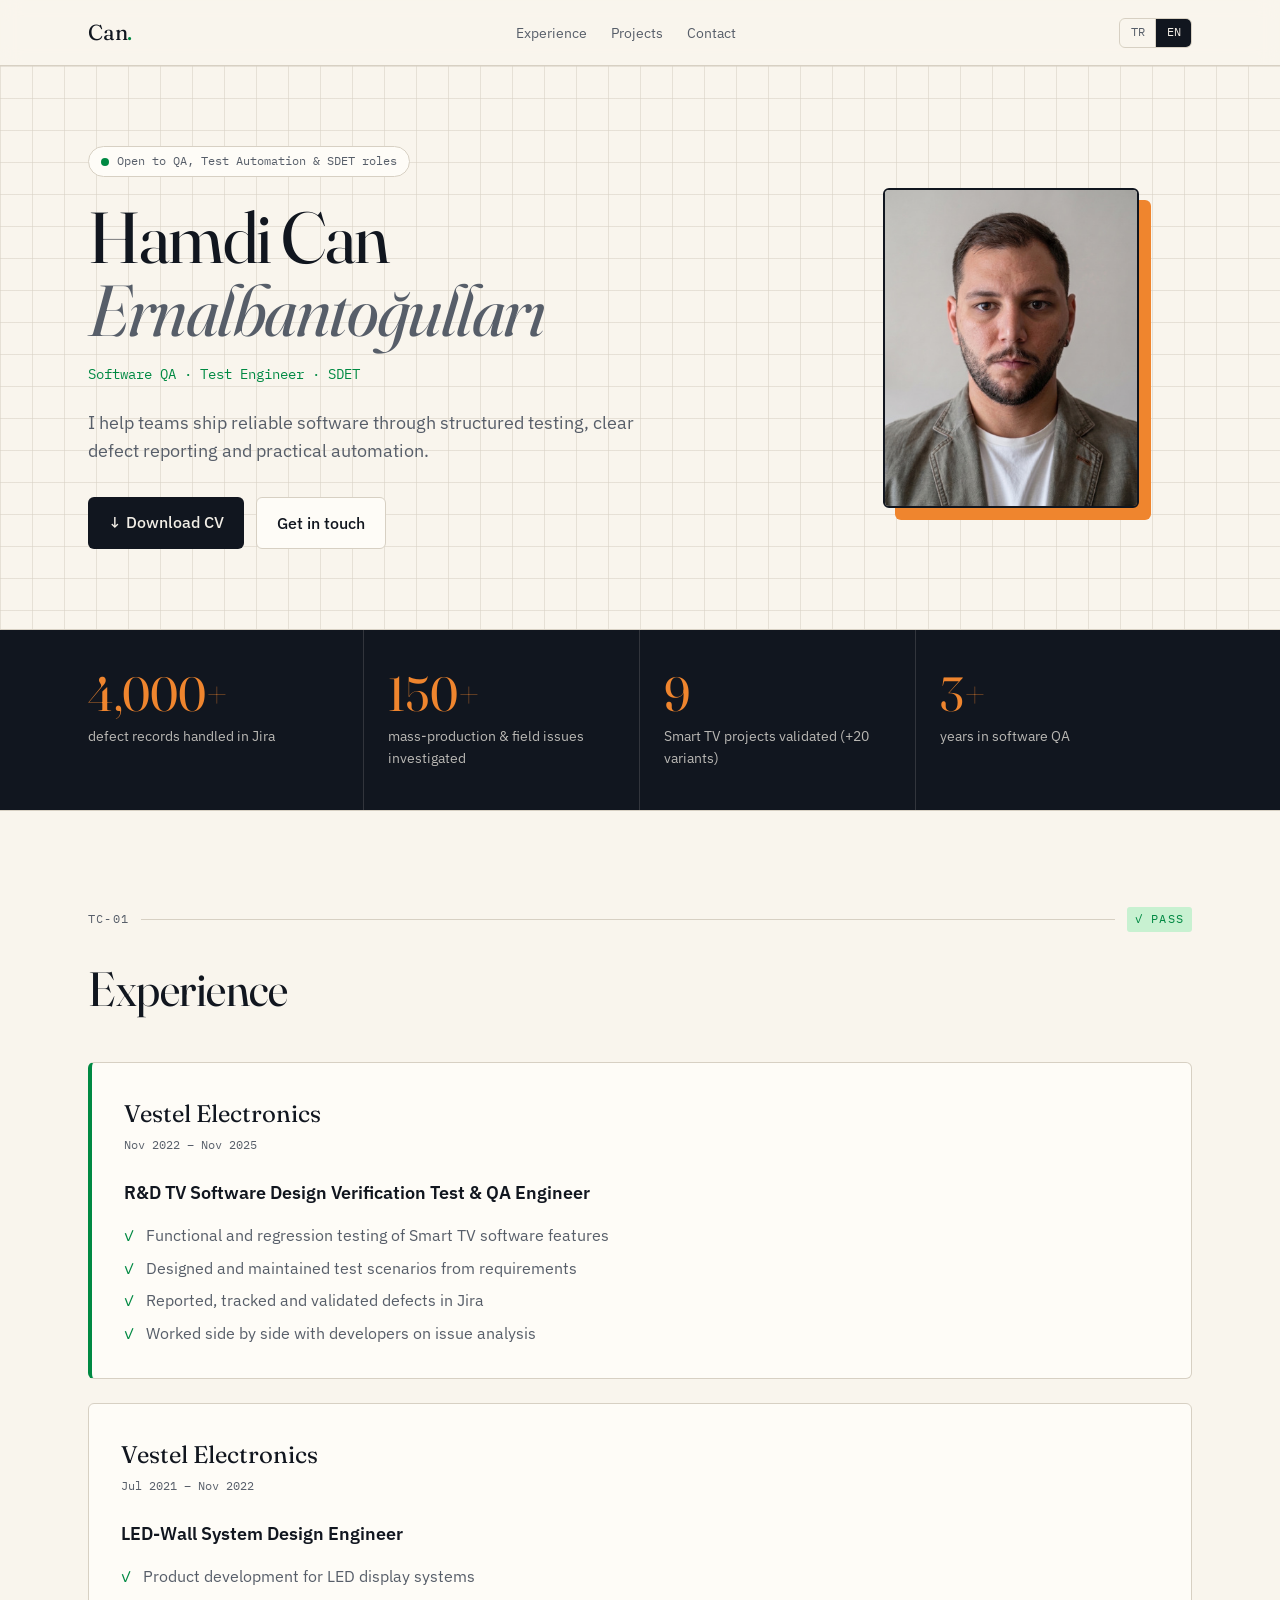
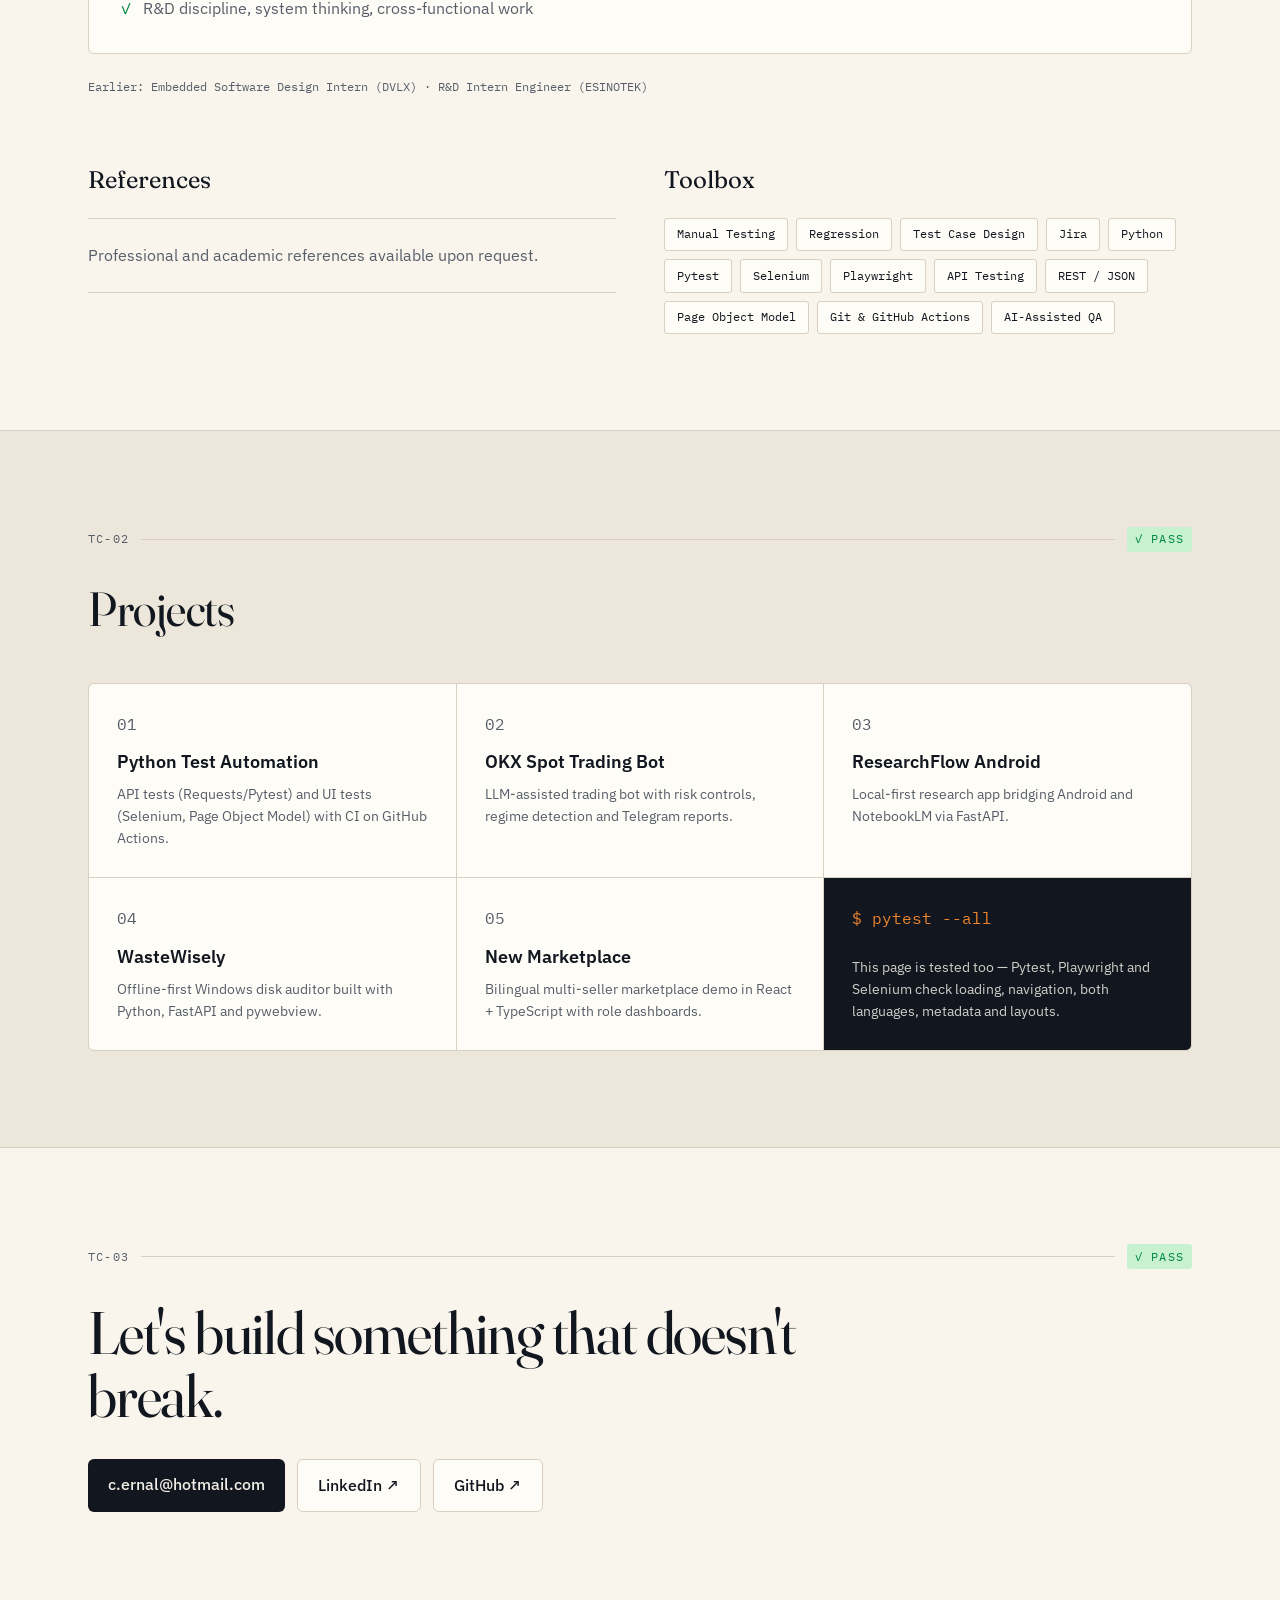
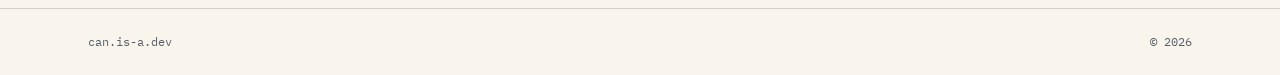
<file: index.html>
<!doctype html>
<html lang="en" data-language="en">
<head>
  <meta charset="utf-8">
  <meta name="viewport" content="width=device-width, initial-scale=1">
  <title data-i18n="title">Hamdi Can Ernalbantoğulları — QA Engineer &amp; SDET</title>
  <meta name="description" data-i18n-content="metaDesc" content="QA Engineer with 3+ years of Smart TV software testing at Vestel. Manual, regression and test automation with Python, Selenium, Pytest and Playwright.">
  <meta name="author" content="Hamdi Can Ernalbantoğulları">
  <meta property="og:title" data-i18n-content="ogTitle" content="Hamdi Can Ernalbantoğulları — QA Engineer &amp; SDET">
  <meta property="og:description" data-i18n-content="ogDesc" content="QA Engineer with 3+ years of Smart TV QA at Vestel. Test automation with Python, Selenium, Pytest, Playwright.">
  <meta property="og:url" content="https://can.is-a.dev/">
  <meta property="og:type" content="profile">
  <meta property="og:image" content="https://can.is-a.dev/assets/can.png">
  <meta name="twitter:card" content="summary_large_image">
  <meta name="twitter:image" content="https://can.is-a.dev/assets/can.png">
  <link rel="canonical" href="https://can.is-a.dev/">
  <link rel="alternate" hreflang="en" href="https://can.is-a.dev/">
  <link rel="alternate" hreflang="tr" href="https://can.is-a.dev/tr">
  <link rel="alternate" hreflang="x-default" href="https://can.is-a.dev/">
  <meta property="og:locale" content="en_US">
  <meta property="og:locale:alternate" content="tr_TR">
  <meta property="og:site_name" content="Hamdi Can Ernalbantoğulları">
  <meta name="robots" content="index, follow, max-image-preview:large">
  <script type="application/ld+json">{"@context": "https://schema.org", "@type": "Person", "name": "Hamdi Can Ernalbantoğulları", "url": "https://can.is-a.dev/", "image": "https://can.is-a.dev/assets/can.png", "email": "mailto:c.ernal@hotmail.com", "jobTitle": "QA Engineer & SDET", "alumniOf": {"@type": "Organization", "name": "Vestel"}, "address": {"@type": "PostalAddress", "addressCountry": "TR"}, "knowsAbout": ["Software Testing", "Test Automation", "Python", "Selenium", "Pytest", "Playwright", "Jira", "Smart TV QA"], "knowsLanguage": ["tr", "en"], "sameAs": ["https://www.linkedin.com/in/hamdi-can-ernalbanto%C4%9Fullar%C4%B1/", "https://github.com/Caliquende"]}</script>
  <link rel="icon" type="image/svg+xml" href="favicon.svg">
  <link rel="preconnect" href="https://fonts.googleapis.com">
  <link rel="preconnect" href="https://fonts.gstatic.com" crossorigin>
  <link href="https://fonts.googleapis.com/css2?family=Fraunces:ital,opsz,wght@0,9..144,400;0,9..144,600;1,9..144,400&family=IBM+Plex+Mono:wght@400;500&family=IBM+Plex+Sans:wght@400;500;600&display=swap" rel="stylesheet">
  <link rel="stylesheet" href="style.css">
</head>
<body>
  <a class="skip-link" href="#main" data-i18n="skip" data-i18n-aria="skip">Skip to content</a>

  <header class="site-header">
    <nav class="wrap nav" aria-label="Primary navigation" data-i18n-aria="navLabel">
      <a class="logo" href="#about">Can<span class="pass">.</span></a>
      <div class="nav-links">
        <a href="#experience" data-i18n="navExperience">Experience</a>
        <a href="#projects" data-i18n="navProjects">Projects</a>
        <a href="#contact" data-i18n="navContact">Contact</a>
      </div>
      <div class="lang-switch" role="group" aria-label="Language selection" data-i18n-aria="langLabel">
        <button type="button" data-language-button="tr" data-lang="tr" aria-pressed="false">TR</button>
        <button type="button" data-language-button="en" data-lang="en" aria-pressed="true">EN</button>
      </div>
    </nav>
  </header>

  <main id="main">
    <section id="about" class="hero paper-grid">
      <div class="wrap hero-grid">
        <div class="rise">
          <p class="badge">
            <span class="dot" aria-hidden="true"></span>
            <span data-i18n="open">Open to QA, Test Automation &amp; SDET roles</span>
          </p>
          <h1 class="name">Hamdi Can<br><em>Ernalbantoğulları</em></h1>
          <p class="role mono pass" data-i18n="role">Software QA · Test Engineer · SDET</p>
          <p class="pitch" data-i18n="pitch">I help teams ship reliable software through structured testing, clear defect reporting and practical automation.</p>
          <div class="actions">
            <a class="btn btn-primary" href="assets/cv.pdf" download="Hamdi Can Ernalbantogullari CV.pdf">↓ <span data-i18n="cv">Download CV</span></a>
            <a class="btn btn-ghost" href="#contact" data-i18n="contact">Get in touch</a>
          </div>
        </div>
        <figure class="portrait rise rise-late">
          <div class="portrait-shadow" aria-hidden="true"></div>
          <img src="assets/can.png" alt="Hamdi Can Ernalbantoğulları" width="359" height="478">
        </figure>
      </div>
    </section>

    <section class="stats">
      <div class="wrap stats-grid">
        <div class="stat">
          <div class="stat-num display" data-i18n="stat1n">4,000+</div>
          <div class="stat-label" data-i18n="stat1d">defect records handled in Jira</div>
        </div>
        <div class="stat">
          <div class="stat-num display" data-i18n="stat2n">150+</div>
          <div class="stat-label" data-i18n="stat2d">mass-production &amp; field issues investigated</div>
        </div>
        <div class="stat">
          <div class="stat-num display" data-i18n="stat3n">9</div>
          <div class="stat-label" data-i18n="stat3d">Smart TV projects validated (+20 variants)</div>
        </div>
        <div class="stat stat-last">
          <div class="stat-num display" data-i18n="stat4n">3+</div>
          <div class="stat-label" data-i18n="stat4d">years in software QA</div>
        </div>
      </div>
    </section>

    <section id="experience" class="section">
      <div class="wrap">
        <p class="label">
          <span class="mono">TC-01</span>
          <span class="rule" aria-hidden="true"></span>
          <span class="chip pass-bg mono">✓ pass</span>
          <span class="sr-only" data-i18n="expTitle">Experience</span>
        </p>
        <h2 class="h2" data-i18n="expTitle">Experience</h2>

        <div class="jobs">
          <article class="job job-featured">
            <div class="job-head">
              <div class="org display" data-i18n="exp1org">Vestel Electronics</div>
              <div class="date mono" data-i18n="exp1date">Nov 2022 – Nov 2025</div>
            </div>
            <div class="job-body">
              <h3 class="job-role" data-i18n="exp1role">R&amp;D TV Software Design Verification Test &amp; QA Engineer</h3>
              <ul class="bullets">
                <li><span class="tick mono" aria-hidden="true">✓</span><span data-i18n="exp1i1">Functional and regression testing of Smart TV software features</span></li>
                <li><span class="tick mono" aria-hidden="true">✓</span><span data-i18n="exp1i2">Designed and maintained test scenarios from requirements</span></li>
                <li><span class="tick mono" aria-hidden="true">✓</span><span data-i18n="exp1i3">Reported, tracked and validated defects in Jira</span></li>
                <li><span class="tick mono" aria-hidden="true">✓</span><span data-i18n="exp1i4">Worked side by side with developers on issue analysis</span></li>
              </ul>
            </div>
          </article>

          <article class="job">
            <div class="job-head">
              <div class="org display" data-i18n="exp2org">Vestel Electronics</div>
              <div class="date mono" data-i18n="exp2date">Jul 2021 – Nov 2022</div>
            </div>
            <div class="job-body">
              <h3 class="job-role" data-i18n="exp2role">LED-Wall System Design Engineer</h3>
              <ul class="bullets">
                <li><span class="tick mono" aria-hidden="true">✓</span><span data-i18n="exp2i1">Product development for LED display systems</span></li>
                <li><span class="tick mono" aria-hidden="true">✓</span><span data-i18n="exp2i2">R&amp;D discipline, system thinking, cross-functional work</span></li>
              </ul>
            </div>
          </article>
        </div>

        <p class="earlier mono" data-i18n="earlier">Earlier: Embedded Software Design Intern (DVLX) · R&amp;D Intern Engineer (ESINOTEK)</p>

        <div class="two-col">
          <div>
            <h3 class="h3" data-i18n="refs">References</h3>
            <p class="ref-note" data-i18n="refNote">Professional and academic references available upon request.</p>
          </div>
          <div id="skills">
            <h3 class="h3" data-i18n="skillsTitle">Toolbox</h3>
            <ul class="chips">
              <li class="chip mono">Manual Testing</li>
              <li class="chip mono">Regression</li>
              <li class="chip mono">Test Case Design</li>
              <li class="chip mono">Jira</li>
              <li class="chip mono">Python</li>
              <li class="chip mono">Pytest</li>
              <li class="chip mono">Selenium</li>
              <li class="chip mono">Playwright</li>
              <li class="chip mono">API Testing</li>
              <li class="chip mono">REST / JSON</li>
              <li class="chip mono">Page Object Model</li>
              <li class="chip mono">Git &amp; GitHub Actions</li>
              <li class="chip mono">AI-Assisted QA</li>
            </ul>
          </div>
        </div>
      </div>
    </section>

    <section id="projects" class="section section-alt">
      <div class="wrap">
        <p class="label">
          <span class="mono">TC-02</span>
          <span class="rule" aria-hidden="true"></span>
          <span class="chip pass-bg mono">✓ pass</span>
          <span class="sr-only" data-i18n="projTitle">Projects</span>
        </p>
        <h2 class="h2" data-i18n="projTitle">Projects</h2>

        <div class="proj-grid">
          <article class="proj">
            <div class="mono muted">01</div>
            <h3 class="proj-name">Python Test Automation</h3>
            <p class="proj-desc" data-i18n="proj1d">API tests (Requests/Pytest) and UI tests (Selenium, Page Object Model) with CI on GitHub Actions.</p>
          </article>
          <article class="proj">
            <div class="mono muted">02</div>
            <h3 class="proj-name">OKX Spot Trading Bot</h3>
            <p class="proj-desc" data-i18n="proj2d">LLM-assisted trading bot with risk controls, regime detection and Telegram reports.</p>
          </article>
          <article class="proj">
            <div class="mono muted">03</div>
            <h3 class="proj-name">ResearchFlow Android</h3>
            <p class="proj-desc" data-i18n="proj3d">Local-first research app bridging Android and NotebookLM via FastAPI.</p>
          </article>
          <article class="proj">
            <div class="mono muted">04</div>
            <h3 class="proj-name">WasteWisely</h3>
            <p class="proj-desc" data-i18n="proj4d">Offline-first Windows disk auditor built with Python, FastAPI and pywebview.</p>
          </article>
          <article class="proj">
            <div class="mono muted">05</div>
            <h3 class="proj-name">New Marketplace</h3>
            <p class="proj-desc" data-i18n="proj5d">Bilingual multi-seller marketplace demo in React + TypeScript with role dashboards.</p>
          </article>
          <article class="proj proj-dark">
            <div class="mono accent">$ pytest --all</div>
            <p class="proj-desc" data-i18n="qa">This page is tested too — Pytest, Playwright and Selenium check loading, navigation, both languages, metadata and layouts.</p>
          </article>
        </div>
      </div>
    </section>

    <section id="contact" class="section">
      <div class="wrap">
        <p class="label">
          <span class="mono">TC-03</span>
          <span class="rule" aria-hidden="true"></span>
          <span class="chip pass-bg mono">✓ pass</span>
          <span class="sr-only" data-i18n="contactLabel">contact</span>
        </p>
        <h2 class="cta display" data-i18n="ctaTitle">Let's build something that doesn't break.</h2>
        <div class="actions">
          <a class="btn btn-primary" href="mailto:c.ernal@hotmail.com" aria-label="Email" data-i18n-aria="emailLabel">c.ernal@hotmail.com</a>
          <a class="btn btn-ghost" href="https://www.linkedin.com/in/hamdi-can-ernalbanto%C4%9Fullar%C4%B1/" target="_blank" rel="noreferrer">LinkedIn ↗</a>
          <a class="btn btn-ghost" href="https://github.com/Caliquende" target="_blank" rel="noreferrer">GitHub ↗</a>
        </div>
      </div>
    </section>
  </main>

  <footer class="site-footer">
    <div class="wrap footer-row mono muted">
      <span>can.is-a.dev</span>
      <span>© 2026</span>
    </div>
  </footer>

  <script src="script.js"></script>
</body>
</html>
</file>
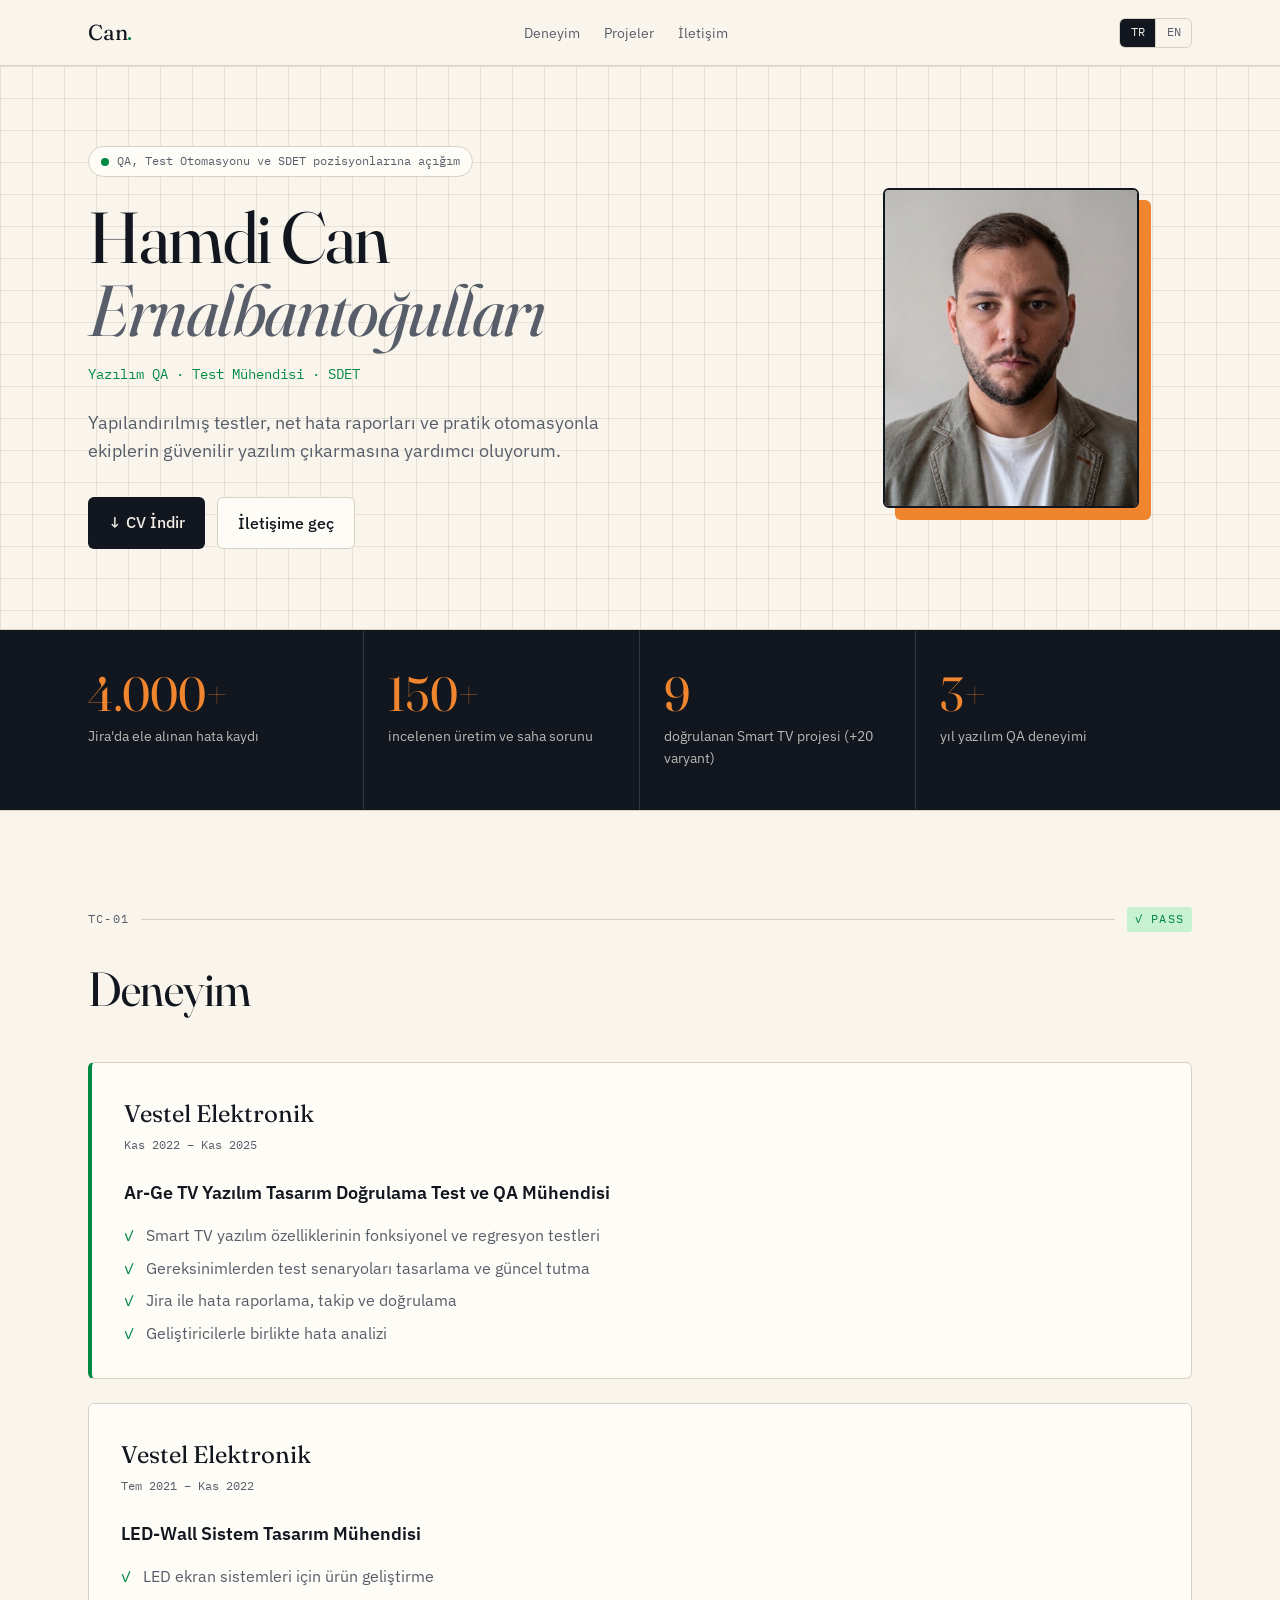
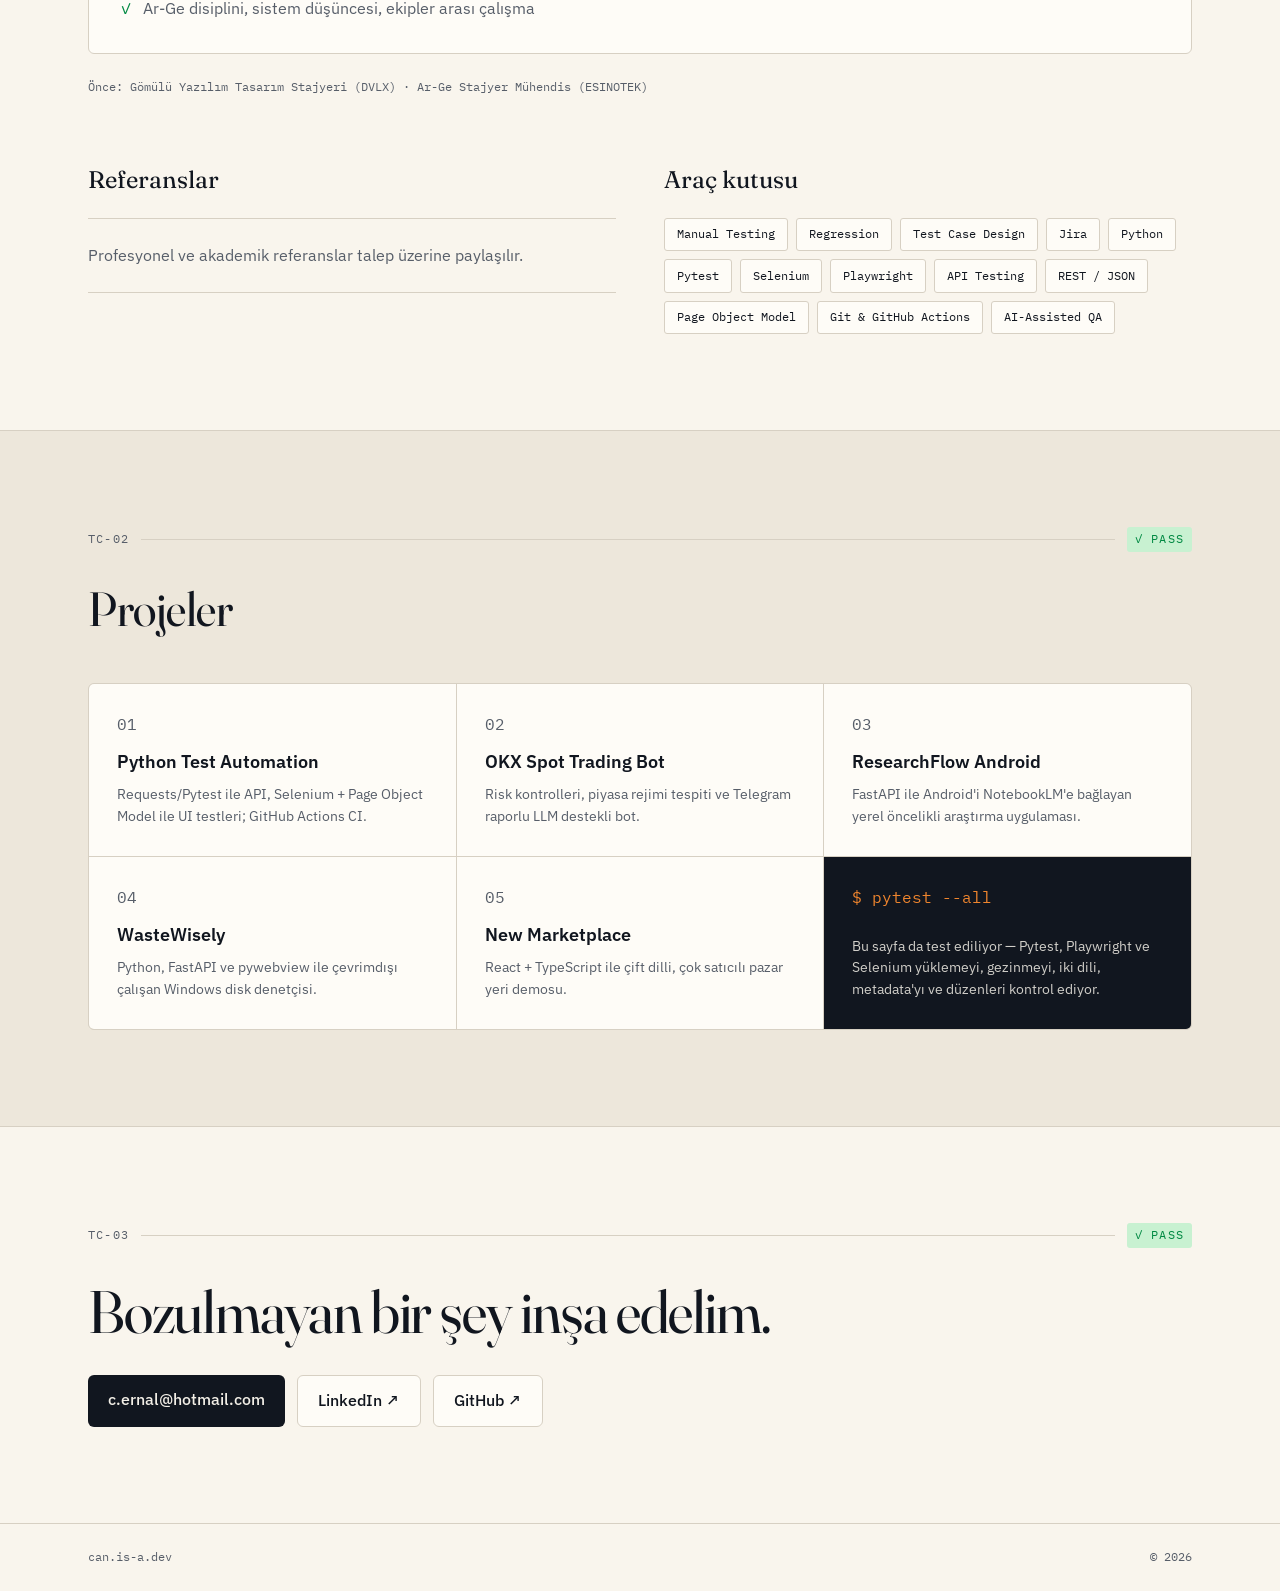
<file: tr/index.html>
<!doctype html>
<html lang="tr" data-language="tr"><head>
  <meta charset="utf-8">
  <meta name="viewport" content="width=device-width, initial-scale=1">
  <title data-i18n="title">Hamdi Can Ernalbantoğulları — QA Mühendisi &amp; SDET | Yazılım Testi ve Test Otomasyonu</title>
  <meta name="description" data-i18n-content="metaDesc" content="Vestel'de 3+ yıl Smart TV yazılım testi deneyimine sahip QA Mühendisi ve SDET (yazılım test mühendisi). Python, Selenium, Pytest ve Playwright ile manuel, regresyon ve test otomasyonu. Türkiye.">
  <meta name="author" content="Hamdi Can Ernalbantoğulları">
  <meta property="og:title" data-i18n-content="ogTitle" content="Hamdi Can Ernalbantoğulları — QA Mühendisi &amp; SDET">
  <meta property="og:description" data-i18n-content="ogDesc" content="Vestel'de 3+ yıl Smart TV QA deneyimine sahip QA Mühendisi. Python, Selenium, Pytest ve Playwright ile test otomasyonu.">
  <meta property="og:url" content="https://can.is-a.dev/tr/">
  <meta property="og:type" content="profile">
  <meta property="og:image" content="https://can.is-a.dev/assets/can.png">
  <meta name="twitter:card" content="summary_large_image">
  <meta name="twitter:image" content="https://can.is-a.dev/assets/can.png">
  <link rel="canonical" href="https://can.is-a.dev/tr/">
  <link rel="alternate" hreflang="en" href="https://can.is-a.dev/">
  <link rel="alternate" hreflang="tr" href="https://can.is-a.dev/tr/">
  <link rel="alternate" hreflang="x-default" href="https://can.is-a.dev/">
  <meta property="og:locale" content="tr_TR">
  <meta property="og:locale:alternate" content="en_US">
  <meta property="og:site_name" content="Hamdi Can Ernalbantoğulları">
  <meta name="robots" content="index, follow, max-image-preview:large">
  <script type="application/ld+json">{"@context": "https://schema.org", "@type": "Person", "name": "Hamdi Can Ernalbantoğulları", "url": "https://can.is-a.dev/tr/", "image": "https://can.is-a.dev/assets/can.png", "email": "mailto:c.ernal@hotmail.com", "jobTitle": "QA Mühendisi & SDET", "alumniOf": {"@type": "Organization", "name": "Vestel"}, "address": {"@type": "PostalAddress", "addressCountry": "TR"}, "knowsAbout": ["Yazılım Testi", "Test Otomasyonu", "Regresyon Testi", "Python", "Selenium", "Pytest", "Playwright", "Jira", "Smart TV Test"], "knowsLanguage": ["tr", "en"], "sameAs": ["https://www.linkedin.com/in/hamdi-can-ernalbanto%C4%9Fullar%C4%B1/", "https://github.com/Caliquende"]}</script>
  <link rel="icon" type="image/svg+xml" href="../favicon.svg">
  <link rel="preconnect" href="https://fonts.googleapis.com">
  <link rel="preconnect" href="https://fonts.gstatic.com" crossorigin="">
  <link href="https://fonts.googleapis.com/css2?family=Fraunces:ital,opsz,wght@0,9..144,400;0,9..144,600;1,9..144,400&amp;family=IBM+Plex+Mono:wght@400;500&amp;family=IBM+Plex+Sans:wght@400;500;600&amp;display=swap" rel="stylesheet">
  <link rel="stylesheet" href="../style.css">
</head>
<body>
  <a class="skip-link" href="#main" data-i18n="skip" data-i18n-aria="skip" aria-label="İçeriğe geç">İçeriğe geç</a>

  <header class="site-header">
    <nav class="wrap nav" aria-label="Birincil navigasyon" data-i18n-aria="navLabel">
      <a class="logo" href="#about">Can<span class="pass">.</span></a>
      <div class="nav-links">
        <a href="#experience" data-i18n="navExperience">Deneyim</a>
        <a href="#projects" data-i18n="navProjects">Projeler</a>
        <a href="#contact" data-i18n="navContact">İletişim</a>
      </div>
      <div class="lang-switch" role="group" aria-label="Dil seçimi" data-i18n-aria="langLabel">
        <button type="button" data-language-button="tr" data-lang="tr" aria-pressed="true">TR</button>
        <button type="button" data-language-button="en" data-lang="en" aria-pressed="false">EN</button>
      </div>
    </nav>
  </header>

  <main id="main">
    <section id="about" class="hero paper-grid">
      <div class="wrap hero-grid">
        <div class="rise">
          <p class="badge">
            <span class="dot" aria-hidden="true"></span>
            <span data-i18n="open">QA, Test Otomasyonu ve SDET pozisyonlarına açığım</span>
          </p>
          <h1 class="name">Hamdi Can<br><em>Ernalbantoğulları</em></h1>
          <p class="role mono pass" data-i18n="role">Yazılım QA · Test Mühendisi · SDET</p>
          <p class="pitch" data-i18n="pitch">Yapılandırılmış testler, net hata raporları ve pratik otomasyonla ekiplerin güvenilir yazılım çıkarmasına yardımcı oluyorum.</p>
          <div class="actions">
            <a class="btn btn-primary" href="../assets/cv.pdf" download="Hamdi Can Ernalbantogullari CV.pdf">↓ <span data-i18n="cv">CV İndir</span></a>
            <a class="btn btn-ghost" href="#contact" data-i18n="contact">İletişime geç</a>
          </div>
        </div>
        <figure class="portrait rise rise-late">
          <div class="portrait-shadow" aria-hidden="true"></div>
          <img src="../assets/can.png" alt="Hamdi Can Ernalbantoğulları — QA Mühendisi" width="359" height="478">
        </figure>
      </div>
    </section>

    <section class="stats">
      <div class="wrap stats-grid">
        <div class="stat">
          <div class="stat-num display" data-i18n="stat1n">4.000+</div>
          <div class="stat-label" data-i18n="stat1d">Jira'da ele alınan hata kaydı</div>
        </div>
        <div class="stat">
          <div class="stat-num display" data-i18n="stat2n">150+</div>
          <div class="stat-label" data-i18n="stat2d">incelenen üretim ve saha sorunu</div>
        </div>
        <div class="stat">
          <div class="stat-num display" data-i18n="stat3n">9</div>
          <div class="stat-label" data-i18n="stat3d">doğrulanan Smart TV projesi (+20 varyant)</div>
        </div>
        <div class="stat stat-last">
          <div class="stat-num display" data-i18n="stat4n">3+</div>
          <div class="stat-label" data-i18n="stat4d">yıl yazılım QA deneyimi</div>
        </div>
      </div>
    </section>

    <section id="experience" class="section">
      <div class="wrap">
        <p class="label">
          <span class="mono">TC-01</span>
          <span class="rule" aria-hidden="true"></span>
          <span class="chip pass-bg mono">✓ pass</span>
          <span class="sr-only" data-i18n="expTitle">Deneyim</span>
        </p>
        <h2 class="h2" data-i18n="expTitle">Deneyim</h2>

        <div class="jobs">
          <article class="job job-featured">
            <div class="job-head">
              <div class="org display" data-i18n="exp1org">Vestel Elektronik</div>
              <div class="date mono" data-i18n="exp1date">Kas 2022 – Kas 2025</div>
            </div>
            <div class="job-body">
              <h3 class="job-role" data-i18n="exp1role">Ar-Ge TV Yazılım Tasarım Doğrulama Test ve QA Mühendisi</h3>
              <ul class="bullets">
                <li><span class="tick mono" aria-hidden="true">✓</span><span data-i18n="exp1i1">Smart TV yazılım özelliklerinin fonksiyonel ve regresyon testleri</span></li>
                <li><span class="tick mono" aria-hidden="true">✓</span><span data-i18n="exp1i2">Gereksinimlerden test senaryoları tasarlama ve güncel tutma</span></li>
                <li><span class="tick mono" aria-hidden="true">✓</span><span data-i18n="exp1i3">Jira ile hata raporlama, takip ve doğrulama</span></li>
                <li><span class="tick mono" aria-hidden="true">✓</span><span data-i18n="exp1i4">Geliştiricilerle birlikte hata analizi</span></li>
              </ul>
            </div>
          </article>

          <article class="job">
            <div class="job-head">
              <div class="org display" data-i18n="exp2org">Vestel Elektronik</div>
              <div class="date mono" data-i18n="exp2date">Tem 2021 – Kas 2022</div>
            </div>
            <div class="job-body">
              <h3 class="job-role" data-i18n="exp2role">LED-Wall Sistem Tasarım Mühendisi</h3>
              <ul class="bullets">
                <li><span class="tick mono" aria-hidden="true">✓</span><span data-i18n="exp2i1">LED ekran sistemleri için ürün geliştirme</span></li>
                <li><span class="tick mono" aria-hidden="true">✓</span><span data-i18n="exp2i2">Ar-Ge disiplini, sistem düşüncesi, ekipler arası çalışma</span></li>
              </ul>
            </div>
          </article>
        </div>

        <p class="earlier mono" data-i18n="earlier">Önce: Gömülü Yazılım Tasarım Stajyeri (DVLX) · Ar-Ge Stajyer Mühendis (ESINOTEK)</p>

        <div class="two-col">
          <div>
            <h3 class="h3" data-i18n="refs">Referanslar</h3>
            <p class="ref-note" data-i18n="refNote">Profesyonel ve akademik referanslar talep üzerine paylaşılır.</p>
          </div>
          <div id="skills">
            <h3 class="h3" data-i18n="skillsTitle">Araç kutusu</h3>
            <ul class="chips">
              <li class="chip mono">Manual Testing</li>
              <li class="chip mono">Regression</li>
              <li class="chip mono">Test Case Design</li>
              <li class="chip mono">Jira</li>
              <li class="chip mono">Python</li>
              <li class="chip mono">Pytest</li>
              <li class="chip mono">Selenium</li>
              <li class="chip mono">Playwright</li>
              <li class="chip mono">API Testing</li>
              <li class="chip mono">REST / JSON</li>
              <li class="chip mono">Page Object Model</li>
              <li class="chip mono">Git &amp; GitHub Actions</li>
              <li class="chip mono">AI-Assisted QA</li>
            </ul>
          </div>
        </div>
      </div>
    </section>

    <section id="projects" class="section section-alt">
      <div class="wrap">
        <p class="label">
          <span class="mono">TC-02</span>
          <span class="rule" aria-hidden="true"></span>
          <span class="chip pass-bg mono">✓ pass</span>
          <span class="sr-only" data-i18n="projTitle">Projeler</span>
        </p>
        <h2 class="h2" data-i18n="projTitle">Projeler</h2>

        <div class="proj-grid">
          <article class="proj">
            <div class="mono muted">01</div>
            <h3 class="proj-name">Python Test Automation</h3>
            <p class="proj-desc" data-i18n="proj1d">Requests/Pytest ile API, Selenium + Page Object Model ile UI testleri; GitHub Actions CI.</p>
          </article>
          <article class="proj">
            <div class="mono muted">02</div>
            <h3 class="proj-name">OKX Spot Trading Bot</h3>
            <p class="proj-desc" data-i18n="proj2d">Risk kontrolleri, piyasa rejimi tespiti ve Telegram raporlu LLM destekli bot.</p>
          </article>
          <article class="proj">
            <div class="mono muted">03</div>
            <h3 class="proj-name">ResearchFlow Android</h3>
            <p class="proj-desc" data-i18n="proj3d">FastAPI ile Android'i NotebookLM'e bağlayan yerel öncelikli araştırma uygulaması.</p>
          </article>
          <article class="proj">
            <div class="mono muted">04</div>
            <h3 class="proj-name">WasteWisely</h3>
            <p class="proj-desc" data-i18n="proj4d">Python, FastAPI ve pywebview ile çevrimdışı çalışan Windows disk denetçisi.</p>
          </article>
          <article class="proj">
            <div class="mono muted">05</div>
            <h3 class="proj-name">New Marketplace</h3>
            <p class="proj-desc" data-i18n="proj5d">React + TypeScript ile çift dilli, çok satıcılı pazar yeri demosu.</p>
          </article>
          <article class="proj proj-dark">
            <div class="mono accent">$ pytest --all</div>
            <p class="proj-desc" data-i18n="qa">Bu sayfa da test ediliyor — Pytest, Playwright ve Selenium yüklemeyi, gezinmeyi, iki dili, metadata'yı ve düzenleri kontrol ediyor.</p>
          </article>
        </div>
      </div>
    </section>

    <section id="contact" class="section">
      <div class="wrap">
        <p class="label">
          <span class="mono">TC-03</span>
          <span class="rule" aria-hidden="true"></span>
          <span class="chip pass-bg mono">✓ pass</span>
          <span class="sr-only" data-i18n="contactLabel">iletişim</span>
        </p>
        <h2 class="cta display" data-i18n="ctaTitle">Bozulmayan bir şey inşa edelim.</h2>
        <div class="actions">
          <a class="btn btn-primary" href="mailto:c.ernal@hotmail.com" aria-label="E-posta" data-i18n-aria="emailLabel">c.ernal@hotmail.com</a>
          <a class="btn btn-ghost" href="https://www.linkedin.com/in/hamdi-can-ernalbanto%C4%9Fullar%C4%B1/" target="_blank" rel="noreferrer">LinkedIn ↗</a>
          <a class="btn btn-ghost" href="https://github.com/Caliquende" target="_blank" rel="noreferrer">GitHub ↗</a>
        </div>
      </div>
    </section>
  </main>

  <footer class="site-footer">
    <div class="wrap footer-row mono muted">
      <span>can.is-a.dev</span>
      <span>© 2026</span>
    </div>
  </footer>

  <script src="../script.js"></script>


</body></html>
</file>
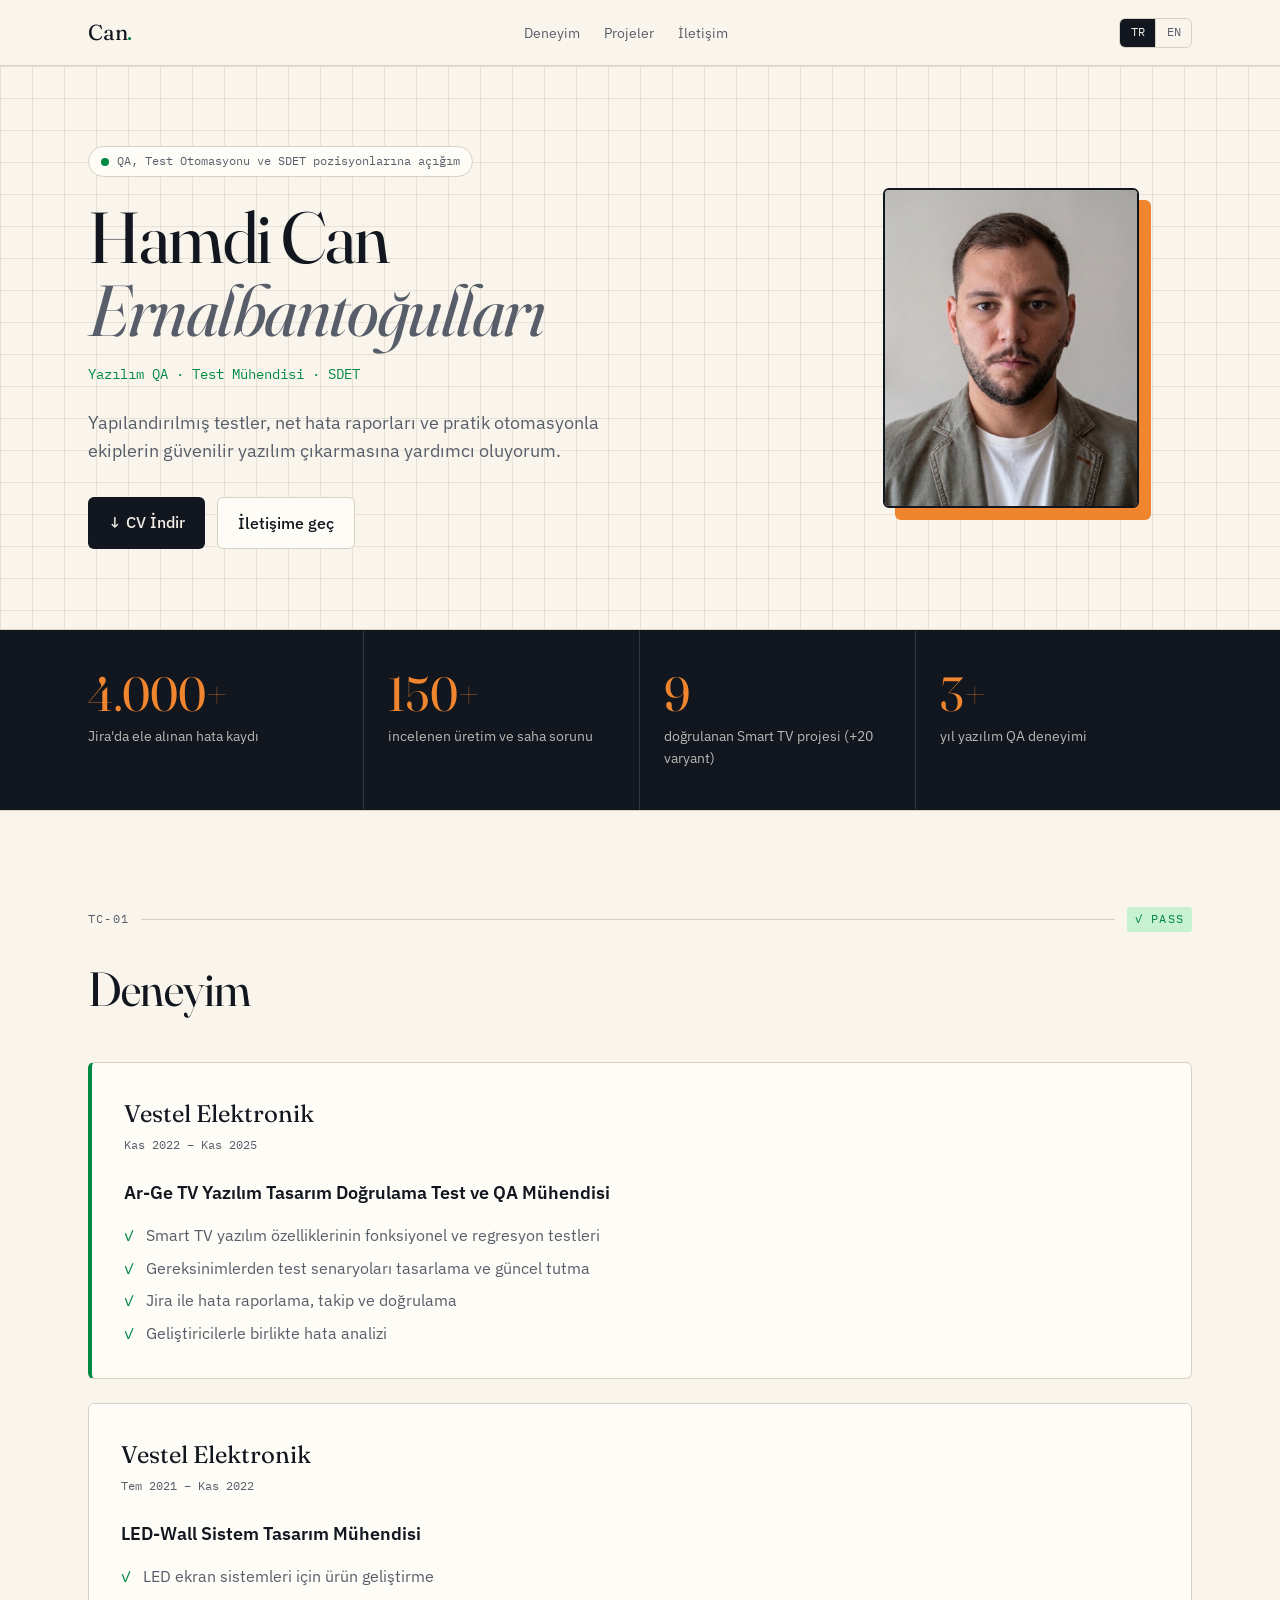
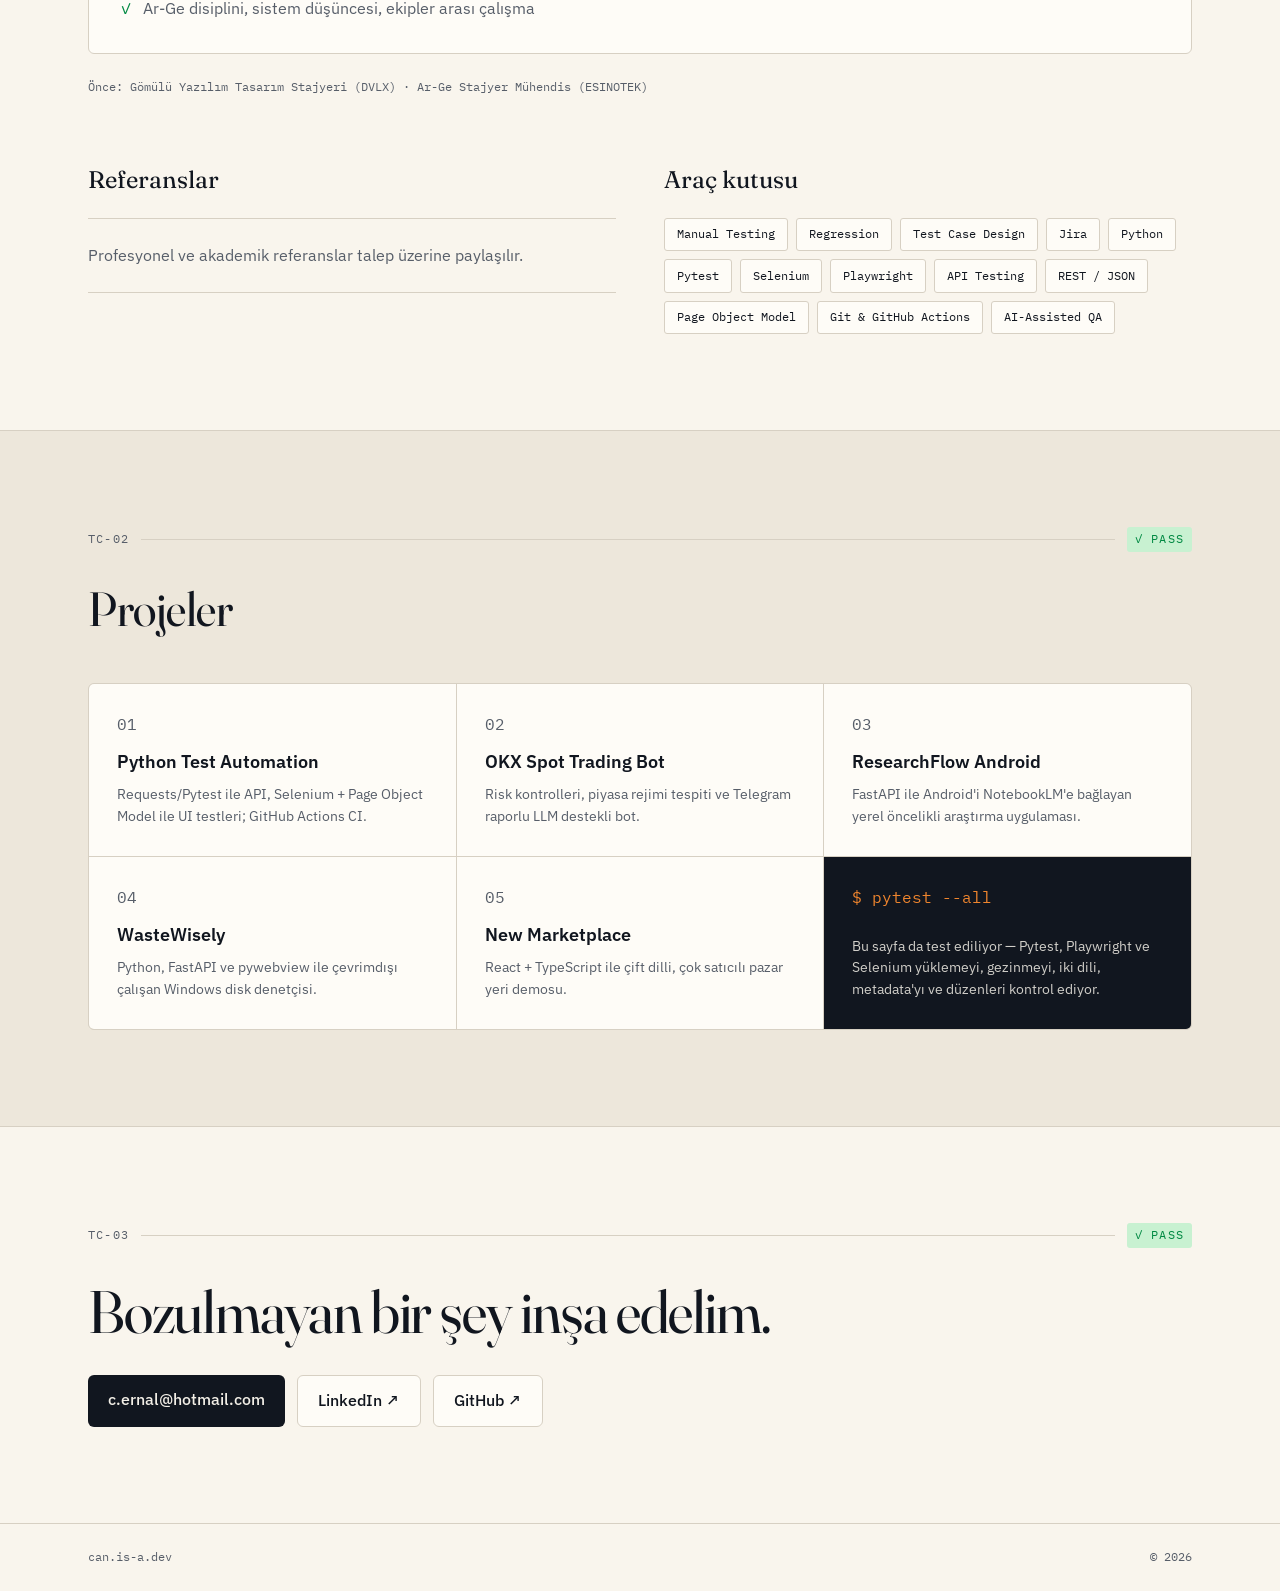
<file: tr.html>
<!doctype html>
<html lang="tr" data-language="tr"><head>
  <meta charset="utf-8">
  <meta name="viewport" content="width=device-width, initial-scale=1">
  <title data-i18n="title">Hamdi Can Ernalbantoğulları — QA Mühendisi &amp; SDET | Yazılım Testi ve Test Otomasyonu</title>
  <meta name="description" data-i18n-content="metaDesc" content="Vestel'de 3+ yıl Smart TV yazılım testi deneyimine sahip QA Mühendisi ve SDET (yazılım test mühendisi). Python, Selenium, Pytest ve Playwright ile manuel, regresyon ve test otomasyonu. Türkiye.">
  <meta name="author" content="Hamdi Can Ernalbantoğulları">
  <meta property="og:title" data-i18n-content="ogTitle" content="Hamdi Can Ernalbantoğulları — QA Mühendisi &amp; SDET">
  <meta property="og:description" data-i18n-content="ogDesc" content="Vestel'de 3+ yıl Smart TV QA deneyimine sahip QA Mühendisi. Python, Selenium, Pytest ve Playwright ile test otomasyonu.">
  <meta property="og:url" content="https://can.is-a.dev/tr">
  <meta property="og:type" content="profile">
  <meta property="og:image" content="https://can.is-a.dev/assets/can.png">
  <meta name="twitter:card" content="summary_large_image">
  <meta name="twitter:image" content="https://can.is-a.dev/assets/can.png">
  <link rel="canonical" href="https://can.is-a.dev/tr">
  <link rel="alternate" hreflang="en" href="https://can.is-a.dev/">
  <link rel="alternate" hreflang="tr" href="https://can.is-a.dev/tr">
  <link rel="alternate" hreflang="x-default" href="https://can.is-a.dev/">
  <meta property="og:locale" content="tr_TR">
  <meta property="og:locale:alternate" content="en_US">
  <meta property="og:site_name" content="Hamdi Can Ernalbantoğulları">
  <meta name="robots" content="index, follow, max-image-preview:large">
  <script type="application/ld+json">{"@context": "https://schema.org", "@type": "Person", "name": "Hamdi Can Ernalbantoğulları", "url": "https://can.is-a.dev/tr", "image": "https://can.is-a.dev/assets/can.png", "email": "mailto:c.ernal@hotmail.com", "jobTitle": "QA Mühendisi & SDET", "alumniOf": {"@type": "Organization", "name": "Vestel"}, "address": {"@type": "PostalAddress", "addressCountry": "TR"}, "knowsAbout": ["Yazılım Testi", "Test Otomasyonu", "Regresyon Testi", "Python", "Selenium", "Pytest", "Playwright", "Jira", "Smart TV Test"], "knowsLanguage": ["tr", "en"], "sameAs": ["https://www.linkedin.com/in/hamdi-can-ernalbanto%C4%9Fullar%C4%B1/", "https://github.com/Caliquende"]}</script>
  <link rel="icon" type="image/svg+xml" href="favicon.svg">
  <link rel="preconnect" href="https://fonts.googleapis.com">
  <link rel="preconnect" href="https://fonts.gstatic.com" crossorigin="">
  <link href="https://fonts.googleapis.com/css2?family=Fraunces:ital,opsz,wght@0,9..144,400;0,9..144,600;1,9..144,400&amp;family=IBM+Plex+Mono:wght@400;500&amp;family=IBM+Plex+Sans:wght@400;500;600&amp;display=swap" rel="stylesheet">
  <link rel="stylesheet" href="style.css">
</head>
<body>
  <a class="skip-link" href="#main" data-i18n="skip" data-i18n-aria="skip" aria-label="İçeriğe geç">İçeriğe geç</a>

  <header class="site-header">
    <nav class="wrap nav" aria-label="Birincil navigasyon" data-i18n-aria="navLabel">
      <a class="logo" href="#about">Can<span class="pass">.</span></a>
      <div class="nav-links">
        <a href="#experience" data-i18n="navExperience">Deneyim</a>
        <a href="#projects" data-i18n="navProjects">Projeler</a>
        <a href="#contact" data-i18n="navContact">İletişim</a>
      </div>
      <div class="lang-switch" role="group" aria-label="Dil seçimi" data-i18n-aria="langLabel">
        <button type="button" data-language-button="tr" data-lang="tr" aria-pressed="true">TR</button>
        <button type="button" data-language-button="en" data-lang="en" aria-pressed="false">EN</button>
      </div>
    </nav>
  </header>

  <main id="main">
    <section id="about" class="hero paper-grid">
      <div class="wrap hero-grid">
        <div class="rise">
          <p class="badge">
            <span class="dot" aria-hidden="true"></span>
            <span data-i18n="open">QA, Test Otomasyonu ve SDET pozisyonlarına açığım</span>
          </p>
          <h1 class="name">Hamdi Can<br><em>Ernalbantoğulları</em></h1>
          <p class="role mono pass" data-i18n="role">Yazılım QA · Test Mühendisi · SDET</p>
          <p class="pitch" data-i18n="pitch">Yapılandırılmış testler, net hata raporları ve pratik otomasyonla ekiplerin güvenilir yazılım çıkarmasına yardımcı oluyorum.</p>
          <div class="actions">
            <a class="btn btn-primary" href="assets/cv.pdf" download="Hamdi Can Ernalbantogullari CV.pdf">↓ <span data-i18n="cv">CV İndir</span></a>
            <a class="btn btn-ghost" href="#contact" data-i18n="contact">İletişime geç</a>
          </div>
        </div>
        <figure class="portrait rise rise-late">
          <div class="portrait-shadow" aria-hidden="true"></div>
          <img src="assets/can.png" alt="Hamdi Can Ernalbantoğulları — QA Mühendisi" width="359" height="478">
        </figure>
      </div>
    </section>

    <section class="stats">
      <div class="wrap stats-grid">
        <div class="stat">
          <div class="stat-num display" data-i18n="stat1n">4.000+</div>
          <div class="stat-label" data-i18n="stat1d">Jira'da ele alınan hata kaydı</div>
        </div>
        <div class="stat">
          <div class="stat-num display" data-i18n="stat2n">150+</div>
          <div class="stat-label" data-i18n="stat2d">incelenen üretim ve saha sorunu</div>
        </div>
        <div class="stat">
          <div class="stat-num display" data-i18n="stat3n">9</div>
          <div class="stat-label" data-i18n="stat3d">doğrulanan Smart TV projesi (+20 varyant)</div>
        </div>
        <div class="stat stat-last">
          <div class="stat-num display" data-i18n="stat4n">3+</div>
          <div class="stat-label" data-i18n="stat4d">yıl yazılım QA deneyimi</div>
        </div>
      </div>
    </section>

    <section id="experience" class="section">
      <div class="wrap">
        <p class="label">
          <span class="mono">TC-01</span>
          <span class="rule" aria-hidden="true"></span>
          <span class="chip pass-bg mono">✓ pass</span>
          <span class="sr-only" data-i18n="expTitle">Deneyim</span>
        </p>
        <h2 class="h2" data-i18n="expTitle">Deneyim</h2>

        <div class="jobs">
          <article class="job job-featured">
            <div class="job-head">
              <div class="org display" data-i18n="exp1org">Vestel Elektronik</div>
              <div class="date mono" data-i18n="exp1date">Kas 2022 – Kas 2025</div>
            </div>
            <div class="job-body">
              <h3 class="job-role" data-i18n="exp1role">Ar-Ge TV Yazılım Tasarım Doğrulama Test ve QA Mühendisi</h3>
              <ul class="bullets">
                <li><span class="tick mono" aria-hidden="true">✓</span><span data-i18n="exp1i1">Smart TV yazılım özelliklerinin fonksiyonel ve regresyon testleri</span></li>
                <li><span class="tick mono" aria-hidden="true">✓</span><span data-i18n="exp1i2">Gereksinimlerden test senaryoları tasarlama ve güncel tutma</span></li>
                <li><span class="tick mono" aria-hidden="true">✓</span><span data-i18n="exp1i3">Jira ile hata raporlama, takip ve doğrulama</span></li>
                <li><span class="tick mono" aria-hidden="true">✓</span><span data-i18n="exp1i4">Geliştiricilerle birlikte hata analizi</span></li>
              </ul>
            </div>
          </article>

          <article class="job">
            <div class="job-head">
              <div class="org display" data-i18n="exp2org">Vestel Elektronik</div>
              <div class="date mono" data-i18n="exp2date">Tem 2021 – Kas 2022</div>
            </div>
            <div class="job-body">
              <h3 class="job-role" data-i18n="exp2role">LED-Wall Sistem Tasarım Mühendisi</h3>
              <ul class="bullets">
                <li><span class="tick mono" aria-hidden="true">✓</span><span data-i18n="exp2i1">LED ekran sistemleri için ürün geliştirme</span></li>
                <li><span class="tick mono" aria-hidden="true">✓</span><span data-i18n="exp2i2">Ar-Ge disiplini, sistem düşüncesi, ekipler arası çalışma</span></li>
              </ul>
            </div>
          </article>
        </div>

        <p class="earlier mono" data-i18n="earlier">Önce: Gömülü Yazılım Tasarım Stajyeri (DVLX) · Ar-Ge Stajyer Mühendis (ESINOTEK)</p>

        <div class="two-col">
          <div>
            <h3 class="h3" data-i18n="refs">Referanslar</h3>
            <p class="ref-note" data-i18n="refNote">Profesyonel ve akademik referanslar talep üzerine paylaşılır.</p>
          </div>
          <div id="skills">
            <h3 class="h3" data-i18n="skillsTitle">Araç kutusu</h3>
            <ul class="chips">
              <li class="chip mono">Manual Testing</li>
              <li class="chip mono">Regression</li>
              <li class="chip mono">Test Case Design</li>
              <li class="chip mono">Jira</li>
              <li class="chip mono">Python</li>
              <li class="chip mono">Pytest</li>
              <li class="chip mono">Selenium</li>
              <li class="chip mono">Playwright</li>
              <li class="chip mono">API Testing</li>
              <li class="chip mono">REST / JSON</li>
              <li class="chip mono">Page Object Model</li>
              <li class="chip mono">Git &amp; GitHub Actions</li>
              <li class="chip mono">AI-Assisted QA</li>
            </ul>
          </div>
        </div>
      </div>
    </section>

    <section id="projects" class="section section-alt">
      <div class="wrap">
        <p class="label">
          <span class="mono">TC-02</span>
          <span class="rule" aria-hidden="true"></span>
          <span class="chip pass-bg mono">✓ pass</span>
          <span class="sr-only" data-i18n="projTitle">Projeler</span>
        </p>
        <h2 class="h2" data-i18n="projTitle">Projeler</h2>

        <div class="proj-grid">
          <article class="proj">
            <div class="mono muted">01</div>
            <h3 class="proj-name">Python Test Automation</h3>
            <p class="proj-desc" data-i18n="proj1d">Requests/Pytest ile API, Selenium + Page Object Model ile UI testleri; GitHub Actions CI.</p>
          </article>
          <article class="proj">
            <div class="mono muted">02</div>
            <h3 class="proj-name">OKX Spot Trading Bot</h3>
            <p class="proj-desc" data-i18n="proj2d">Risk kontrolleri, piyasa rejimi tespiti ve Telegram raporlu LLM destekli bot.</p>
          </article>
          <article class="proj">
            <div class="mono muted">03</div>
            <h3 class="proj-name">ResearchFlow Android</h3>
            <p class="proj-desc" data-i18n="proj3d">FastAPI ile Android'i NotebookLM'e bağlayan yerel öncelikli araştırma uygulaması.</p>
          </article>
          <article class="proj">
            <div class="mono muted">04</div>
            <h3 class="proj-name">WasteWisely</h3>
            <p class="proj-desc" data-i18n="proj4d">Python, FastAPI ve pywebview ile çevrimdışı çalışan Windows disk denetçisi.</p>
          </article>
          <article class="proj">
            <div class="mono muted">05</div>
            <h3 class="proj-name">New Marketplace</h3>
            <p class="proj-desc" data-i18n="proj5d">React + TypeScript ile çift dilli, çok satıcılı pazar yeri demosu.</p>
          </article>
          <article class="proj proj-dark">
            <div class="mono accent">$ pytest --all</div>
            <p class="proj-desc" data-i18n="qa">Bu sayfa da test ediliyor — Pytest, Playwright ve Selenium yüklemeyi, gezinmeyi, iki dili, metadata'yı ve düzenleri kontrol ediyor.</p>
          </article>
        </div>
      </div>
    </section>

    <section id="contact" class="section">
      <div class="wrap">
        <p class="label">
          <span class="mono">TC-03</span>
          <span class="rule" aria-hidden="true"></span>
          <span class="chip pass-bg mono">✓ pass</span>
          <span class="sr-only" data-i18n="contactLabel">iletişim</span>
        </p>
        <h2 class="cta display" data-i18n="ctaTitle">Bozulmayan bir şey inşa edelim.</h2>
        <div class="actions">
          <a class="btn btn-primary" href="mailto:c.ernal@hotmail.com" aria-label="E-posta" data-i18n-aria="emailLabel">c.ernal@hotmail.com</a>
          <a class="btn btn-ghost" href="https://www.linkedin.com/in/hamdi-can-ernalbanto%C4%9Fullar%C4%B1/" target="_blank" rel="noreferrer">LinkedIn ↗</a>
          <a class="btn btn-ghost" href="https://github.com/Caliquende" target="_blank" rel="noreferrer">GitHub ↗</a>
        </div>
      </div>
    </section>
  </main>

  <footer class="site-footer">
    <div class="wrap footer-row mono muted">
      <span>can.is-a.dev</span>
      <span>© 2026</span>
    </div>
  </footer>

  <script src="script.js"></script>


</body></html>
</file>
<file: style.css>
/* can.is-a.dev — personal landing page
   Editorial "test report" theme: warm paper, ink, pass-green + amber. */

:root {
  --radius: 6px;
  --bg: oklch(0.972 0.012 85);
  --fg: oklch(0.2 0.02 260);
  --card: oklch(0.99 0.006 85);
  --muted: oklch(0.48 0.02 260);
  --border: oklch(0.86 0.02 85);
  --secondary: oklch(0.93 0.018 85);
  --accent: oklch(0.72 0.16 55);
  --pass: oklch(0.55 0.15 152);
  --pass-soft: oklch(0.92 0.06 152);
  --ink: oklch(0.2 0.02 260);
  --ink-fg: oklch(0.95 0.012 85);

  --font-display: "Fraunces", Georgia, "Times New Roman", serif;
  --font-sans: "IBM Plex Sans", ui-sans-serif, system-ui, sans-serif;
  --font-mono: "IBM Plex Mono", ui-monospace, monospace;

  --wrap: 72rem;
  --pad: 1.5rem;
}

*,
*::before,
*::after {
  box-sizing: border-box;
}

html {
  scroll-behavior: smooth;
}

body {
  margin: 0;
  background: var(--bg);
  color: var(--fg);
  font-family: var(--font-sans);
  font-size: 16px;
  line-height: 1.55;
  -webkit-font-smoothing: antialiased;
}

h1,
h2,
h3,
p,
ul,
figure {
  margin: 0;
}

ul {
  padding: 0;
  list-style: none;
}

a {
  color: inherit;
  text-decoration: none;
}

img {
  display: block;
  max-width: 100%;
  height: auto;
}

button {
  font: inherit;
  color: inherit;
  background: none;
  border: 0;
  cursor: pointer;
}

:focus-visible {
  outline: 2px solid var(--pass);
  outline-offset: 3px;
}

/* ---------- helpers ---------- */

.wrap {
  width: 100%;
  max-width: var(--wrap);
  margin-inline: auto;
  padding-inline: var(--pad);
}

.mono {
  font-family: var(--font-mono);
}

.display {
  font-family: var(--font-display);
  font-weight: 400;
}

/* Fraunces is variable: large text reads best with the display-optical cut
   (opsz 144), which keeps tails such as the j in "Projects" thin and clean
   instead of knotting them into the stem. */
.name,
.h2,
.cta,
.stat-num {
  font-optical-sizing: none;
  font-variation-settings: "opsz" 144;
}


.muted {
  color: var(--muted);
}

.pass {
  color: var(--pass);
}

.accent {
  color: var(--accent);
}

.pass-bg {
  background: var(--pass-soft);
  color: var(--pass);
}

.sr-only {
  position: absolute;
  width: 1px;
  height: 1px;
  padding: 0;
  margin: -1px;
  overflow: hidden;
  clip-path: inset(50%);
  white-space: nowrap;
  border: 0;
}

.paper-grid {
  background-image:
    linear-gradient(to right, color-mix(in oklab, var(--border) 55%, transparent) 1px, transparent 1px),
    linear-gradient(to bottom, color-mix(in oklab, var(--border) 55%, transparent) 1px, transparent 1px);
  background-size: 32px 32px;
}

@keyframes rise {
  from {
    opacity: 0;
    transform: translateY(14px);
  }
  to {
    opacity: 1;
    transform: none;
  }
}

.rise {
  animation: rise 0.7s cubic-bezier(0.2, 0.7, 0.2, 1) both;
}

.rise-late {
  animation-delay: 0.15s;
}

.skip-link {
  position: absolute;
  top: -4rem;
  left: 1rem;
  z-index: 30;
  padding: 0.6rem 1rem;
  border-radius: var(--radius);
  background: var(--ink);
  color: var(--ink-fg);
  font-family: var(--font-mono);
  font-size: 0.8rem;
}

.skip-link:focus {
  top: 1rem;
}

/* ---------- header ---------- */

.site-header {
  position: sticky;
  top: 0;
  z-index: 20;
  background: color-mix(in oklab, var(--bg) 85%, transparent);
  backdrop-filter: blur(10px);
  border-bottom: 1px solid var(--border);
}

.nav {
  display: flex;
  align-items: center;
  justify-content: space-between;
  gap: 1.5rem;
  padding-block: 1rem;
}

.logo {
  font-family: var(--font-display);
  font-size: 1.35rem;
  letter-spacing: -0.01em;
}

.nav-links {
  display: flex;
  align-items: center;
  gap: 1.5rem;
  font-size: 0.9rem;
}

.nav-links a {
  color: var(--muted);
  transition: color 0.2s ease;
}

.nav-links a:hover {
  color: var(--fg);
}

.lang-switch {
  display: flex;
  overflow: hidden;
  border: 1px solid var(--border);
  border-radius: var(--radius);
  font-family: var(--font-mono);
  font-size: 0.75rem;
}

.lang-switch button {
  padding: 0.3rem 0.65rem;
  text-transform: uppercase;
  color: var(--muted);
  transition: background 0.2s ease, color 0.2s ease;
}

.lang-switch button + button {
  border-left: 1px solid var(--border);
}

.lang-switch button[aria-pressed="true"] {
  background: var(--ink);
  color: var(--ink-fg);
}

.lang-switch button:hover {
  color: var(--fg);
}

.lang-switch button[aria-pressed="true"]:hover {
  color: var(--ink-fg);
}

/* ---------- hero ---------- */

.hero {
  border-bottom: 1px solid var(--border);
}

.hero-grid {
  display: grid;
  grid-template-columns: minmax(0, 1fr) auto;
  gap: 3rem;
  align-items: center;
  padding-block: 5rem;
}

.badge {
  display: inline-flex;
  align-items: center;
  gap: 0.5rem;
  margin-bottom: 1.5rem;
  padding: 0.3rem 0.75rem;
  border: 1px solid var(--border);
  border-radius: 999px;
  background: var(--card);
  font-family: var(--font-mono);
  font-size: 0.75rem;
  color: var(--muted);
}

.dot {
  width: 0.5rem;
  height: 0.5rem;
  border-radius: 999px;
  background: var(--pass);
  animation: pulse 2s ease-in-out infinite;
}

@keyframes pulse {
  0%,
  100% {
    opacity: 1;
  }
  50% {
    opacity: 0.35;
  }
}

.name {
  font-family: var(--font-display);
  font-weight: 400;
  font-size: clamp(2.75rem, 7vw, 4.5rem);
  line-height: 1.02;
  letter-spacing: -0.02em;
}

.name em {
  font-style: italic;
  color: var(--muted);
}

.role {
  margin-top: 1rem;
  font-size: 0.875rem;
}

.pitch {
  margin-top: 1.5rem;
  max-width: 36rem;
  font-size: 1.125rem;
  color: var(--muted);
}

.actions {
  display: flex;
  flex-wrap: wrap;
  gap: 0.75rem;
  margin-top: 2rem;
}

.btn {
  display: inline-block;
  padding: 0.8rem 1.25rem;
  border-radius: var(--radius);
  font-weight: 500;
  transition: transform 0.2s ease, border-color 0.2s ease, background 0.2s ease;
}

.btn-primary {
  background: var(--ink);
  color: var(--ink-fg);
}

.btn-primary:hover {
  transform: translateY(-2px);
}

.btn-ghost {
  border: 1px solid var(--border);
  background: var(--card);
}

.btn-ghost:hover {
  border-color: var(--fg);
}

.portrait {
  position: relative;
  width: min(16rem, 100%);
  margin-inline: auto;
}

.portrait-shadow {
  position: absolute;
  inset: 0;
  transform: translate(0.75rem, 0.75rem);
  border-radius: var(--radius);
  background: var(--accent);
}

.portrait img {
  position: relative;
  width: 100%;
  aspect-ratio: 4 / 5;
  object-fit: cover;
  border: 2px solid var(--ink);
  border-radius: var(--radius);
  background: var(--card);
}

/* ---------- stats ---------- */

.stats {
  background: var(--ink);
  color: var(--ink-fg);
  border-bottom: 1px solid var(--border);
}

.stats-grid {
  display: grid;
  grid-template-columns: repeat(4, minmax(0, 1fr));
}

.stat {
  padding: 2.5rem 1.5rem;
  border-right: 1px solid color-mix(in oklab, var(--ink-fg) 15%, transparent);
}

.stat:first-child {
  padding-left: 0;
}

.stat-last {
  border-right: 0;
}

.stat-num {
  font-family: var(--font-display);
  font-size: clamp(2rem, 4vw, 3rem);
  line-height: 1;
  color: var(--accent);
}

.stat-label {
  margin-top: 0.5rem;
  font-size: 0.875rem;
  opacity: 0.75;
}

/* ---------- sections ---------- */

.section {
  padding-block: 6rem;
}

.section-alt {
  background: var(--secondary);
  border-top: 1px solid var(--border);
  border-bottom: 1px solid var(--border);
}

.label {
  display: flex;
  align-items: center;
  gap: 0.75rem;
  margin-bottom: 2rem;
  font-family: var(--font-mono);
  font-size: 0.75rem;
  text-transform: uppercase;
  letter-spacing: 0.1em;
  color: var(--muted);
}

.rule {
  flex: 1;
  height: 1px;
  background: var(--border);
}

.chip {
  display: inline-block;
  padding: 0.2rem 0.5rem;
  border-radius: 3px;
  font-size: 0.75rem;
}

.h2 {
  font-family: var(--font-display);
  font-weight: 400;
  font-size: clamp(2rem, 4.5vw, 3rem);
  line-height: 1.05;
  letter-spacing: -0.01em;
  margin-bottom: 3rem;
}

.h3 {
  font-family: var(--font-display);
  font-weight: 400;
  font-size: 1.5rem;
  margin-bottom: 1.25rem;
}

/* ---------- experience ---------- */

.jobs {
  display: grid;
  gap: 1.5rem;
}

.job {
  display: grid;
  gap: 1.5rem;
  padding: 2rem;
  border: 1px solid var(--border);
  border-radius: var(--radius);
  background: var(--card);
}

.job-featured {
  border-left: 4px solid var(--pass);
}

.org {
  font-size: 1.5rem;
}

.date {
  margin-top: 0.25rem;
  font-size: 0.75rem;
  color: var(--muted);
}

.job-role {
  font-size: 1.125rem;
  font-weight: 600;
}

.bullets {
  display: grid;
  gap: 0.5rem;
  margin-top: 1rem;
  color: var(--muted);
}

.bullets li {
  display: flex;
  gap: 0.75rem;
}

.tick {
  color: var(--pass);
}

.earlier {
  margin-top: 1.5rem;
  font-size: 0.75rem;
  color: var(--muted);
}

.two-col {
  display: grid;
  grid-template-columns: repeat(2, minmax(0, 1fr));
  gap: 3rem;
  margin-top: 4rem;
}

.ref-note {
  padding-block: 1.5rem;
  border-top: 1px solid var(--border);
  border-bottom: 1px solid var(--border);
  color: var(--muted);
}

.chips {
  display: flex;
  flex-wrap: wrap;
  gap: 0.5rem;
}

.chips .chip {
  border: 1px solid var(--border);
  background: var(--card);
  padding: 0.4rem 0.75rem;
}

/* ---------- projects ---------- */

.proj-grid {
  display: grid;
  grid-template-columns: repeat(3, minmax(0, 1fr));
  gap: 1px;
  border: 1px solid var(--border);
  border-radius: var(--radius);
  overflow: hidden;
  background: var(--border);
}

.proj {
  padding: 1.75rem;
  background: var(--card);
  transition: background 0.2s ease;
}

.proj:hover {
  background: var(--bg);
}

.proj-name {
  margin-top: 0.75rem;
  font-size: 1.125rem;
  font-weight: 600;
}

.proj-desc {
  margin-top: 0.5rem;
  font-size: 0.875rem;
  color: var(--muted);
}

.proj-dark {
  background: var(--ink);
  color: var(--ink-fg);
  display: flex;
  flex-direction: column;
  justify-content: space-between;
}

.proj-dark:hover {
  background: var(--ink);
}

.proj-dark .proj-desc {
  margin-top: 1rem;
  color: color-mix(in oklab, var(--ink-fg) 85%, transparent);
}

/* ---------- contact ---------- */

.cta {
  max-width: 48rem;
  font-family: var(--font-display);
  font-weight: 400;
  font-size: clamp(2.25rem, 6vw, 3.75rem);
  line-height: 1.05;
  letter-spacing: -0.02em;
}

/* ---------- footer ---------- */

.site-footer {
  border-top: 1px solid var(--border);
}

.footer-row {
  display: flex;
  justify-content: space-between;
  gap: 1rem;
  padding-block: 1.5rem;
  font-size: 0.75rem;
}

/* ---------- responsive ---------- */

@media (max-width: 900px) {
  .hero-grid {
    grid-template-columns: minmax(0, 1fr);
    padding-block: 3.5rem;
  }

  /* The portrait only earns its space when it can sit beside the name.
     Once the hero stacks, it is hidden so the page opens with the copy. */
  .portrait {
    display: none;
  }

  .stats-grid {
    grid-template-columns: repeat(2, minmax(0, 1fr));
  }

  .stat {
    padding: 2rem 1.25rem;
  }

  .stat:nth-child(2n) {
    border-right: 0;
  }

  .stat:nth-child(2n + 1) {
    padding-left: 0;
  }

  .job {
    grid-template-columns: minmax(0, 1fr);
    padding: 1.5rem;
  }

  .two-col {
    grid-template-columns: minmax(0, 1fr);
    gap: 2.5rem;
  }

  .proj-grid {
    grid-template-columns: repeat(2, minmax(0, 1fr));
  }

  .section {
    padding-block: 4rem;
  }
}

@media (max-width: 640px) {
  .nav-links {
    display: none;
  }

  .proj-grid {
    grid-template-columns: minmax(0, 1fr);
  }

  .actions .btn {
    width: 100%;
    text-align: center;
  }
}

@media (prefers-reduced-motion: reduce) {
  html {
    scroll-behavior: auto;
  }

  .rise,
  .dot {
    animation: none;
  }

  .btn-primary:hover {
    transform: none;
  }
}
</file>
